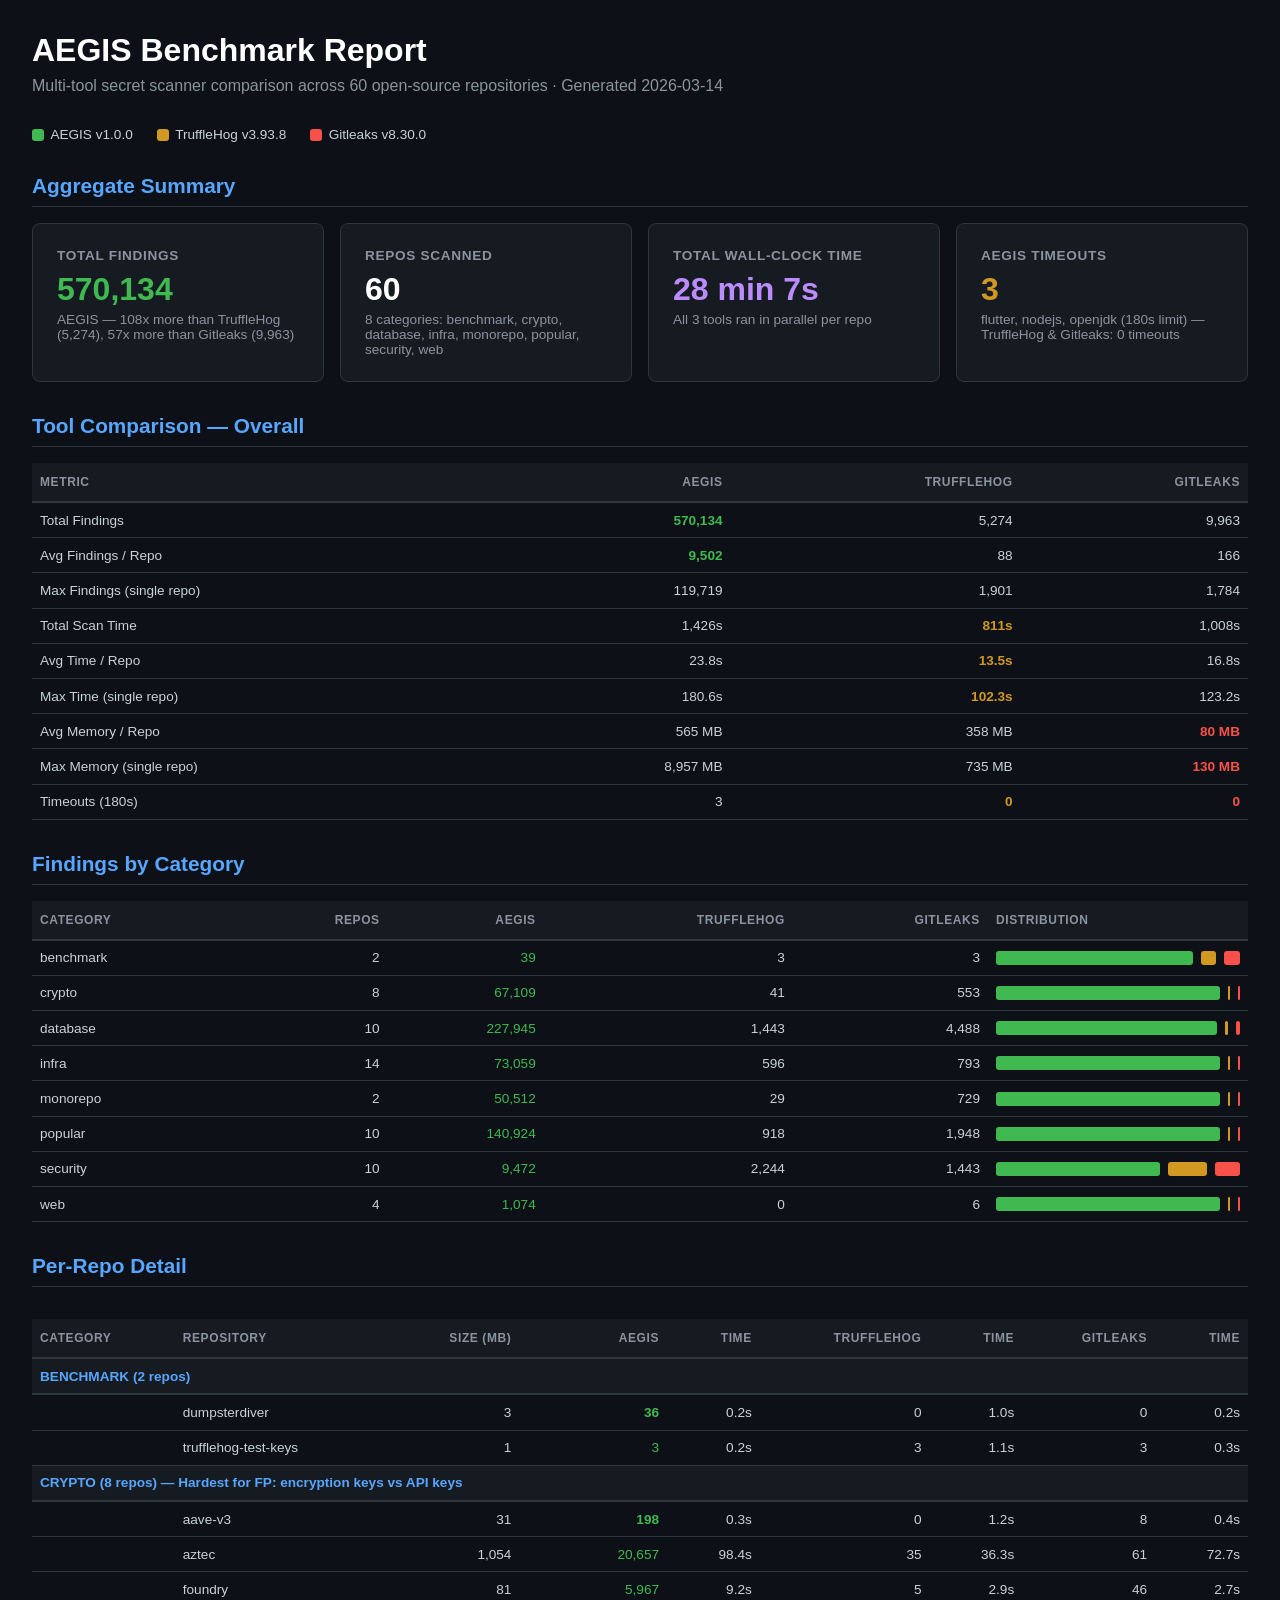
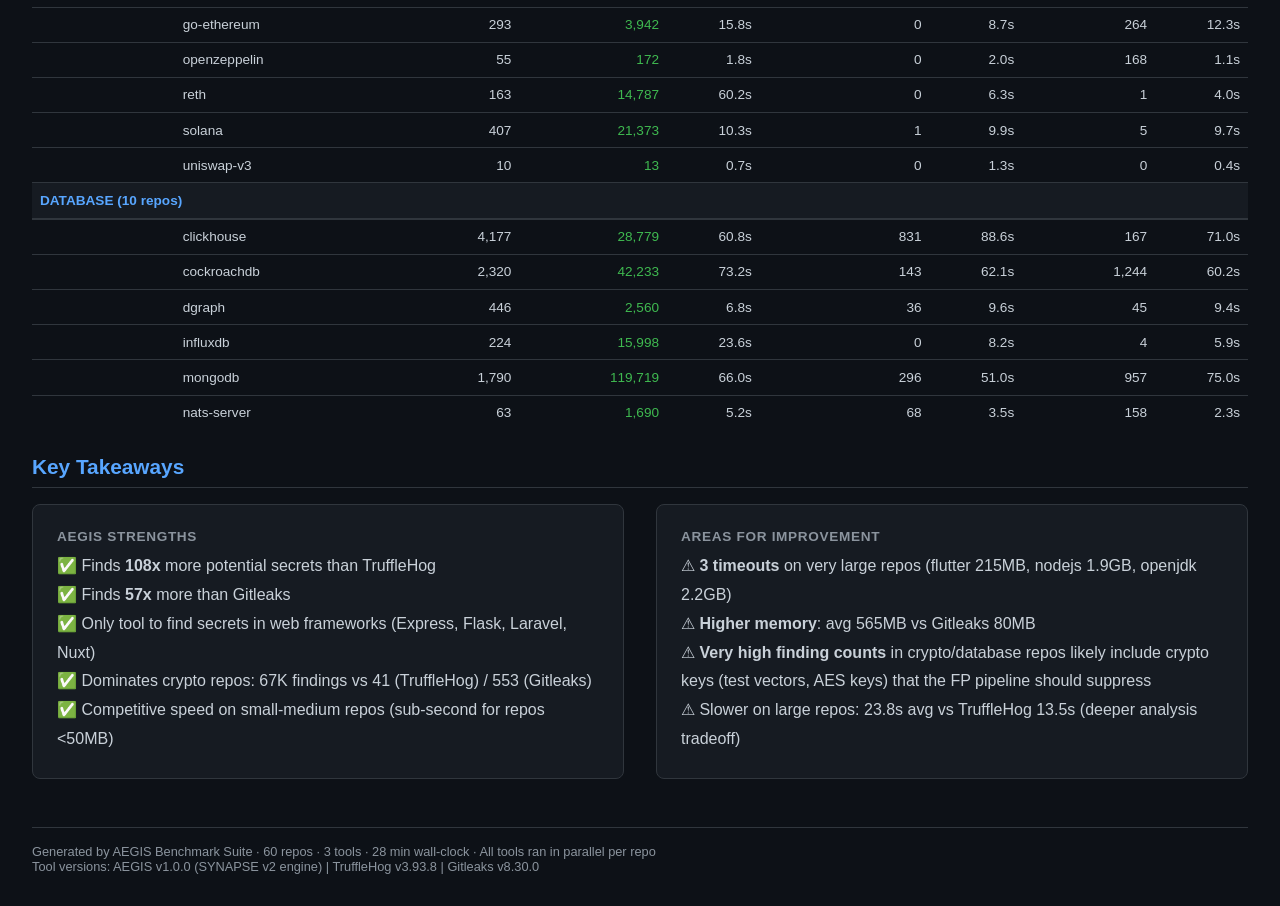
<file: benchmark/summaries/report.html>
<!DOCTYPE html>
<html lang="en">
<head>
<meta charset="UTF-8">
<meta name="viewport" content="width=device-width, initial-scale=1.0">
<title>AEGIS Benchmark Report</title>
<style>
  :root { --bg: #0d1117; --card: #161b22; --border: #30363d; --text: #c9d1d9; --dim: #8b949e; --accent: #58a6ff; --green: #3fb950; --yellow: #d29922; --red: #f85149; --purple: #bc8cff; }
  * { box-sizing: border-box; margin: 0; padding: 0; }
  body { background: var(--bg); color: var(--text); font-family: -apple-system, BlinkMacSystemFont, 'Segoe UI', Helvetica, Arial, sans-serif; padding: 2rem; max-width: 1400px; margin: 0 auto; }
  h1 { color: #fff; font-size: 2rem; margin-bottom: 0.5rem; }
  h2 { color: var(--accent); font-size: 1.3rem; margin: 2rem 0 1rem; border-bottom: 1px solid var(--border); padding-bottom: 0.5rem; }
  h3 { color: var(--text); font-size: 1.1rem; margin: 1.5rem 0 0.5rem; }
  .subtitle { color: var(--dim); margin-bottom: 2rem; }
  .cards { display: grid; grid-template-columns: repeat(auto-fit, minmax(280px, 1fr)); gap: 1rem; margin: 1rem 0; }
  .card { background: var(--card); border: 1px solid var(--border); border-radius: 8px; padding: 1.5rem; }
  .card h4 { font-size: 0.85rem; color: var(--dim); text-transform: uppercase; letter-spacing: 0.05em; margin-bottom: 0.5rem; }
  .card .value { font-size: 2rem; font-weight: 700; }
  .card .detail { color: var(--dim); font-size: 0.85rem; margin-top: 0.25rem; }
  .aegis-color { color: var(--green); }
  .trufflehog-color { color: var(--yellow); }
  .gitleaks-color { color: var(--red); }
  table { width: 100%; border-collapse: collapse; margin: 1rem 0; font-size: 0.85rem; }
  th { background: var(--card); color: var(--dim); text-transform: uppercase; font-size: 0.75rem; letter-spacing: 0.05em; padding: 0.75rem 0.5rem; text-align: left; position: sticky; top: 0; border-bottom: 2px solid var(--border); }
  td { padding: 0.6rem 0.5rem; border-bottom: 1px solid var(--border); }
  tr:hover td { background: rgba(88,166,255,0.05); }
  .num { text-align: right; font-variant-numeric: tabular-nums; }
  .bar-container { display: flex; align-items: center; gap: 0.5rem; }
  .bar { height: 14px; border-radius: 3px; min-width: 2px; transition: width 0.3s; }
  .bar-aegis { background: var(--green); }
  .bar-trufflehog { background: var(--yellow); }
  .bar-gitleaks { background: var(--red); }
  .legend { display: flex; gap: 1.5rem; margin: 1rem 0; }
  .legend-item { display: flex; align-items: center; gap: 0.4rem; font-size: 0.85rem; }
  .legend-dot { width: 12px; height: 12px; border-radius: 3px; }
  .timeout-badge { background: var(--red); color: #fff; font-size: 0.7rem; padding: 0.1rem 0.4rem; border-radius: 3px; }
  .winner { font-weight: 700; }
  .category-header td { background: var(--card); font-weight: 700; color: var(--accent); border-bottom: 2px solid var(--border); }
  .summary-grid { display: grid; grid-template-columns: 1fr 1fr; gap: 2rem; }
  @media (max-width: 900px) { .summary-grid { grid-template-columns: 1fr; } }
  .footer { margin-top: 3rem; padding-top: 1rem; border-top: 1px solid var(--border); color: var(--dim); font-size: 0.8rem; }
</style>
</head>
<body>
<h1>AEGIS Benchmark Report</h1>
<p class="subtitle">Multi-tool secret scanner comparison across 60 open-source repositories &middot; Generated 2026-03-14</p>

<div class="legend">
  <div class="legend-item"><div class="legend-dot" style="background:var(--green)"></div> AEGIS v1.0.0</div>
  <div class="legend-item"><div class="legend-dot" style="background:var(--yellow)"></div> TruffleHog v3.93.8</div>
  <div class="legend-item"><div class="legend-dot" style="background:var(--red)"></div> Gitleaks v8.30.0</div>
</div>

<h2>Aggregate Summary</h2>
<div class="cards">
  <div class="card">
    <h4>Total Findings</h4>
    <div class="value aegis-color">570,134</div>
    <div class="detail">AEGIS &mdash; 108x more than TruffleHog (5,274), 57x more than Gitleaks (9,963)</div>
  </div>
  <div class="card">
    <h4>Repos Scanned</h4>
    <div class="value" style="color:#fff">60</div>
    <div class="detail">8 categories: benchmark, crypto, database, infra, monorepo, popular, security, web</div>
  </div>
  <div class="card">
    <h4>Total Wall-Clock Time</h4>
    <div class="value" style="color:var(--purple)">28 min 7s</div>
    <div class="detail">All 3 tools ran in parallel per repo</div>
  </div>
  <div class="card">
    <h4>AEGIS Timeouts</h4>
    <div class="value" style="color:var(--yellow)">3</div>
    <div class="detail">flutter, nodejs, openjdk (180s limit) &mdash; TruffleHog & Gitleaks: 0 timeouts</div>
  </div>
</div>

<h2>Tool Comparison &mdash; Overall</h2>
<table>
  <tr>
    <th>Metric</th>
    <th class="num">AEGIS</th>
    <th class="num">TruffleHog</th>
    <th class="num">Gitleaks</th>
  </tr>
  <tr><td>Total Findings</td><td class="num winner aegis-color">570,134</td><td class="num">5,274</td><td class="num">9,963</td></tr>
  <tr><td>Avg Findings / Repo</td><td class="num winner aegis-color">9,502</td><td class="num">88</td><td class="num">166</td></tr>
  <tr><td>Max Findings (single repo)</td><td class="num">119,719</td><td class="num">1,901</td><td class="num">1,784</td></tr>
  <tr><td>Total Scan Time</td><td class="num">1,426s</td><td class="num winner trufflehog-color">811s</td><td class="num">1,008s</td></tr>
  <tr><td>Avg Time / Repo</td><td class="num">23.8s</td><td class="num winner trufflehog-color">13.5s</td><td class="num">16.8s</td></tr>
  <tr><td>Max Time (single repo)</td><td class="num">180.6s</td><td class="num winner trufflehog-color">102.3s</td><td class="num">123.2s</td></tr>
  <tr><td>Avg Memory / Repo</td><td class="num">565 MB</td><td class="num">358 MB</td><td class="num winner gitleaks-color">80 MB</td></tr>
  <tr><td>Max Memory (single repo)</td><td class="num">8,957 MB</td><td class="num">735 MB</td><td class="num winner gitleaks-color">130 MB</td></tr>
  <tr><td>Timeouts (180s)</td><td class="num">3</td><td class="num winner trufflehog-color">0</td><td class="num winner gitleaks-color">0</td></tr>
</table>

<h2>Findings by Category</h2>
<table>
  <tr>
    <th>Category</th>
    <th class="num">Repos</th>
    <th class="num">AEGIS</th>
    <th class="num">TruffleHog</th>
    <th class="num">Gitleaks</th>
    <th>Distribution</th>
  </tr>
  <tr><td>benchmark</td><td class="num">2</td><td class="num aegis-color">39</td><td class="num">3</td><td class="num">3</td>
    <td><div class="bar-container"><div class="bar bar-aegis" style="width:100%"></div><div class="bar bar-trufflehog" style="width:8%"></div><div class="bar bar-gitleaks" style="width:8%"></div></div></td></tr>
  <tr><td>crypto</td><td class="num">8</td><td class="num aegis-color">67,109</td><td class="num">41</td><td class="num">553</td>
    <td><div class="bar-container"><div class="bar bar-aegis" style="width:100%"></div><div class="bar bar-trufflehog" style="width:1%"></div><div class="bar bar-gitleaks" style="width:1%"></div></div></td></tr>
  <tr><td>database</td><td class="num">10</td><td class="num aegis-color">227,945</td><td class="num">1,443</td><td class="num">4,488</td>
    <td><div class="bar-container"><div class="bar bar-aegis" style="width:100%"></div><div class="bar bar-trufflehog" style="width:1%"></div><div class="bar bar-gitleaks" style="width:2%"></div></div></td></tr>
  <tr><td>infra</td><td class="num">14</td><td class="num aegis-color">73,059</td><td class="num">596</td><td class="num">793</td>
    <td><div class="bar-container"><div class="bar bar-aegis" style="width:100%"></div><div class="bar bar-trufflehog" style="width:1%"></div><div class="bar bar-gitleaks" style="width:1%"></div></div></td></tr>
  <tr><td>monorepo</td><td class="num">2</td><td class="num aegis-color">50,512</td><td class="num">29</td><td class="num">729</td>
    <td><div class="bar-container"><div class="bar bar-aegis" style="width:100%"></div><div class="bar bar-trufflehog" style="width:1%"></div><div class="bar bar-gitleaks" style="width:1%"></div></div></td></tr>
  <tr><td>popular</td><td class="num">10</td><td class="num aegis-color">140,924</td><td class="num">918</td><td class="num">1,948</td>
    <td><div class="bar-container"><div class="bar bar-aegis" style="width:100%"></div><div class="bar bar-trufflehog" style="width:1%"></div><div class="bar bar-gitleaks" style="width:1%"></div></div></td></tr>
  <tr><td>security</td><td class="num">10</td><td class="num aegis-color">9,472</td><td class="num">2,244</td><td class="num">1,443</td>
    <td><div class="bar-container"><div class="bar bar-aegis" style="width:100%"></div><div class="bar bar-trufflehog" style="width:24%"></div><div class="bar bar-gitleaks" style="width:15%"></div></div></td></tr>
  <tr><td>web</td><td class="num">4</td><td class="num aegis-color">1,074</td><td class="num">0</td><td class="num">6</td>
    <td><div class="bar-container"><div class="bar bar-aegis" style="width:100%"></div><div class="bar bar-trufflehog" style="width:0%"></div><div class="bar bar-gitleaks" style="width:1%"></div></div></td></tr>
</table>

<h2>Per-Repo Detail</h2>
<div style="overflow-x:auto; max-height: 80vh;">
<table>
  <tr>
    <th>Category</th>
    <th>Repository</th>
    <th class="num">Size (MB)</th>
    <th class="num">AEGIS</th>
    <th class="num">Time</th>
    <th class="num">TruffleHog</th>
    <th class="num">Time</th>
    <th class="num">Gitleaks</th>
    <th class="num">Time</th>
  </tr>
  <tr class="category-header"><td colspan="9">BENCHMARK (2 repos)</td></tr>
  <tr><td></td><td>dumpsterdiver</td><td class="num">3</td><td class="num aegis-color winner">36</td><td class="num">0.2s</td><td class="num">0</td><td class="num">1.0s</td><td class="num">0</td><td class="num">0.2s</td></tr>
  <tr><td></td><td>trufflehog-test-keys</td><td class="num">1</td><td class="num aegis-color">3</td><td class="num">0.2s</td><td class="num">3</td><td class="num">1.1s</td><td class="num">3</td><td class="num">0.3s</td></tr>

  <tr class="category-header"><td colspan="9">CRYPTO (8 repos) &mdash; Hardest for FP: encryption keys vs API keys</td></tr>
  <tr><td></td><td>aave-v3</td><td class="num">31</td><td class="num aegis-color winner">198</td><td class="num">0.3s</td><td class="num">0</td><td class="num">1.2s</td><td class="num">8</td><td class="num">0.4s</td></tr>
  <tr><td></td><td>aztec</td><td class="num">1,054</td><td class="num aegis-color">20,657</td><td class="num">98.4s</td><td class="num">35</td><td class="num">36.3s</td><td class="num">61</td><td class="num">72.7s</td></tr>
  <tr><td></td><td>foundry</td><td class="num">81</td><td class="num aegis-color">5,967</td><td class="num">9.2s</td><td class="num">5</td><td class="num">2.9s</td><td class="num">46</td><td class="num">2.7s</td></tr>
  <tr><td></td><td>go-ethereum</td><td class="num">293</td><td class="num aegis-color">3,942</td><td class="num">15.8s</td><td class="num">0</td><td class="num">8.7s</td><td class="num">264</td><td class="num">12.3s</td></tr>
  <tr><td></td><td>openzeppelin</td><td class="num">55</td><td class="num aegis-color">172</td><td class="num">1.8s</td><td class="num">0</td><td class="num">2.0s</td><td class="num">168</td><td class="num">1.1s</td></tr>
  <tr><td></td><td>reth</td><td class="num">163</td><td class="num aegis-color">14,787</td><td class="num">60.2s</td><td class="num">0</td><td class="num">6.3s</td><td class="num">1</td><td class="num">4.0s</td></tr>
  <tr><td></td><td>solana</td><td class="num">407</td><td class="num aegis-color">21,373</td><td class="num">10.3s</td><td class="num">1</td><td class="num">9.9s</td><td class="num">5</td><td class="num">9.7s</td></tr>
  <tr><td></td><td>uniswap-v3</td><td class="num">10</td><td class="num aegis-color">13</td><td class="num">0.7s</td><td class="num">0</td><td class="num">1.3s</td><td class="num">0</td><td class="num">0.4s</td></tr>

  <tr class="category-header"><td colspan="9">DATABASE (10 repos)</td></tr>
  <tr><td></td><td>clickhouse</td><td class="num">4,177</td><td class="num aegis-color">28,779</td><td class="num">60.8s</td><td class="num">831</td><td class="num">88.6s</td><td class="num">167</td><td class="num">71.0s</td></tr>
  <tr><td></td><td>cockroachdb</td><td class="num">2,320</td><td class="num aegis-color">42,233</td><td class="num">73.2s</td><td class="num">143</td><td class="num">62.1s</td><td class="num">1,244</td><td class="num">60.2s</td></tr>
  <tr><td></td><td>dgraph</td><td class="num">446</td><td class="num aegis-color">2,560</td><td class="num">6.8s</td><td class="num">36</td><td class="num">9.6s</td><td class="num">45</td><td class="num">9.4s</td></tr>
  <tr><td></td><td>influxdb</td><td class="num">224</td><td class="num aegis-color">15,998</td><td class="num">23.6s</td><td class="num">0</td><td class="num">8.2s</td><td class="num">4</td><td class="num">5.9s</td></tr>
  <tr><td></td><td>mongodb</td><td class="num">1,790</td><td class="num aegis-color">119,719</td><td class="num">66.0s</td><td class="num">296</td><td class="num">51.0s</td><td class="num">957</td><td class="num">75.0s</td></tr>
  <tr><td></td><td>nats-server</td><td class="num">63</td><td class="num aegis-color">1,690</td><td class="num">5.2s</td><td class="num">68</td><td class="num">3.5s</td><td class="num">158</td><td class="num">2.3s</td></tr>
  <tr><td></td><td>postgres</td><td class="num">500</td><td class="num aegis-color">2,753</td><td class="num">20.9s</td><td class="num">23</td><td class="num">17.6s</td><td class="num">101</td><td class="num">19.3s</td></tr>
  <tr><td></td><td>redis</td><td class="num">213</td><td class="num aegis-color">1,345</td><td class="num">2.8s</td><td class="num">0</td><td class="num">5.3s</td><td class="num">2</td><td class="num">3.3s</td></tr>
  <tr><td></td><td>timescaledb</td><td class="num">101</td><td class="num">125</td><td class="num">7.4s</td><td class="num">0</td><td class="num">5.7s</td><td class="num gitleaks-color winner">1,784</td><td class="num">6.4s</td></tr>
  <tr><td></td><td>vitess</td><td class="num">499</td><td class="num aegis-color">12,743</td><td class="num">17.1s</td><td class="num">46</td><td class="num">14.6s</td><td class="num">26</td><td class="num">16.9s</td></tr>

  <tr class="category-header"><td colspan="9">INFRA (14 repos)</td></tr>
  <tr><td></td><td>argocd</td><td class="num">190</td><td class="num aegis-color">8,898</td><td class="num">14.0s</td><td class="num">33</td><td class="num">10.0s</td><td class="num">51</td><td class="num">10.7s</td></tr>
  <tr><td></td><td>crossplane</td><td class="num">73</td><td class="num aegis-color">2,461</td><td class="num">2.5s</td><td class="num">16</td><td class="num">2.7s</td><td class="num">21</td><td class="num">2.1s</td></tr>
  <tr><td></td><td>docker-compose</td><td class="num">20</td><td class="num aegis-color">617</td><td class="num">0.4s</td><td class="num">1</td><td class="num">1.3s</td><td class="num">7</td><td class="num">0.5s</td></tr>
  <tr><td></td><td>envoy</td><td class="num">458</td><td class="num aegis-color">30,831</td><td class="num">19.0s</td><td class="num">132</td><td class="num">17.7s</td><td class="num">195</td><td class="num">20.9s</td></tr>
  <tr><td></td><td>etcd</td><td class="num">107</td><td class="num aegis-color">2,004</td><td class="num">3.2s</td><td class="num">17</td><td class="num">3.5s</td><td class="num">19</td><td class="num">2.2s</td></tr>
  <tr><td></td><td>grafana</td><td class="num">1,008</td><td class="num">0</td><td class="num">0.3s</td><td class="num">0</td><td class="num">13.4s</td><td class="num">0</td><td class="num">0.3s</td></tr>
  <tr><td></td><td>helm</td><td class="num">35</td><td class="num aegis-color">780</td><td class="num">1.4s</td><td class="num">20</td><td class="num">1.9s</td><td class="num">8</td><td class="num">1.5s</td></tr>
  <tr><td></td><td>istio</td><td class="num">304</td><td class="num aegis-color">7,534</td><td class="num">17.1s</td><td class="num">94</td><td class="num">11.9s</td><td class="num">120</td><td class="num">11.8s</td></tr>
  <tr><td></td><td>podman</td><td class="num">277</td><td class="num aegis-color">3,698</td><td class="num">3.1s</td><td class="num">8</td><td class="num">6.2s</td><td class="num">18</td><td class="num">4.2s</td></tr>
  <tr><td></td><td>prometheus</td><td class="num">218</td><td class="num aegis-color">3,654</td><td class="num">11.5s</td><td class="num">24</td><td class="num">11.9s</td><td class="num">13</td><td class="num">17.1s</td></tr>
  <tr><td></td><td>pulumi</td><td class="num">449</td><td class="num aegis-color">8,290</td><td class="num">41.7s</td><td class="num">140</td><td class="num">31.1s</td><td class="num">154</td><td class="num">68.7s</td></tr>
  <tr><td></td><td>terragrunt</td><td class="num">92</td><td class="num aegis-color">1,146</td><td class="num">4.7s</td><td class="num">0</td><td class="num">6.8s</td><td class="num">3</td><td class="num">6.1s</td></tr>
  <tr><td></td><td>tf-aws-eks</td><td class="num">7</td><td class="num aegis-color">566</td><td class="num">1.1s</td><td class="num">0</td><td class="num">3.1s</td><td class="num">0</td><td class="num">1.2s</td></tr>
  <tr><td></td><td>traefik</td><td class="num">139</td><td class="num aegis-color">2,580</td><td class="num">21.5s</td><td class="num">111</td><td class="num">13.7s</td><td class="num">184</td><td class="num">7.4s</td></tr>

  <tr class="category-header"><td colspan="9">MONOREPO (2 repos)</td></tr>
  <tr><td></td><td>flutter</td><td class="num">215</td><td class="num">0 <span class="timeout-badge">TIMEOUT</span></td><td class="num">180.6s</td><td class="num">3</td><td class="num">15.3s</td><td class="num">16</td><td class="num">45.9s</td></tr>
  <tr><td></td><td>home-assistant</td><td class="num">244</td><td class="num aegis-color">50,512</td><td class="num">65.9s</td><td class="num">26</td><td class="num">18.9s</td><td class="num">713</td><td class="num">62.0s</td></tr>

  <tr class="category-header"><td colspan="9">POPULAR (10 repos)</td></tr>
  <tr><td></td><td>angular</td><td class="num">583</td><td class="num aegis-color">9,593</td><td class="num">30.7s</td><td class="num">45</td><td class="num">32.8s</td><td class="num">2</td><td class="num">30.4s</td></tr>
  <tr><td></td><td>bun</td><td class="num">453</td><td class="num aegis-color">11,011</td><td class="num">33.4s</td><td class="num">239</td><td class="num">22.7s</td><td class="num">216</td><td class="num">25.3s</td></tr>
  <tr><td></td><td>deno</td><td class="num">306</td><td class="num aegis-color">22,639</td><td class="num">14.7s</td><td class="num">212</td><td class="num">10.3s</td><td class="num">51</td><td class="num">10.6s</td></tr>
  <tr><td></td><td>dotnet-runtime</td><td class="num">1,856</td><td class="num aegis-color">81,917</td><td class="num">71.5s</td><td class="num">133</td><td class="num">39.6s</td><td class="num">268</td><td class="num">71.3s</td></tr>
  <tr><td></td><td>nodejs</td><td class="num">1,964</td><td class="num">0 <span class="timeout-badge">TIMEOUT</span></td><td class="num">180.3s</td><td class="num">170</td><td class="num">48.9s</td><td class="num">260</td><td class="num">78.5s</td></tr>
  <tr><td></td><td>openjdk</td><td class="num">2,224</td><td class="num">0 <span class="timeout-badge">TIMEOUT</span></td><td class="num">180.3s</td><td class="num">27</td><td class="num">102.3s</td><td class="num">240</td><td class="num">123.2s</td></tr>
  <tr><td></td><td>tauri</td><td class="num">127</td><td class="num aegis-color">3,101</td><td class="num">2.0s</td><td class="num">38</td><td class="num">2.8s</td><td class="num">1</td><td class="num">1.2s</td></tr>
  <tr><td></td><td>typst</td><td class="num">154</td><td class="num aegis-color">2,876</td><td class="num">0.7s</td><td class="num">54</td><td class="num">2.7s</td><td class="num">0</td><td class="num">0.8s</td></tr>
  <tr><td></td><td>vue</td><td class="num">42</td><td class="num aegis-color">851</td><td class="num">0.8s</td><td class="num">0</td><td class="num">1.5s</td><td class="num">1</td><td class="num">0.6s</td></tr>
  <tr><td></td><td>zig</td><td class="num">640</td><td class="num aegis-color">8,936</td><td class="num">22.6s</td><td class="num">0</td><td class="num">20.0s</td><td class="num">909</td><td class="num">21.7s</td></tr>

  <tr class="category-header"><td colspan="9">SECURITY (10 repos) &mdash; Scanning security scanners themselves</td></tr>
  <tr><td></td><td>checkov</td><td class="num">64</td><td class="num">0</td><td class="num">0.2s</td><td class="num">0</td><td class="num">1.6s</td><td class="num">0</td><td class="num">0.2s</td></tr>
  <tr><td></td><td>detect-secrets</td><td class="num">4</td><td class="num aegis-color">203</td><td class="num">0.3s</td><td class="num">18</td><td class="num">1.0s</td><td class="num">106</td><td class="num">0.3s</td></tr>
  <tr><td></td><td>ggshield</td><td class="num">12</td><td class="num aegis-color">379</td><td class="num">2.1s</td><td class="num">141</td><td class="num">1.2s</td><td class="num">100</td><td class="num">0.5s</td></tr>
  <tr><td></td><td>git-secrets</td><td class="num">1</td><td class="num">3</td><td class="num">0.2s</td><td class="num">0</td><td class="num">0.9s</td><td class="num">3</td><td class="num">0.2s</td></tr>
  <tr><td></td><td>gitleaks</td><td class="num">10</td><td class="num aegis-color">657</td><td class="num">0.6s</td><td class="num">182</td><td class="num">1.2s</td><td class="num">2</td><td class="num">0.4s</td></tr>
  <tr><td></td><td>owasp-cheatsheets</td><td class="num">49</td><td class="num aegis-color">964</td><td class="num">0.5s</td><td class="num">2</td><td class="num">1.3s</td><td class="num">4</td><td class="num">0.5s</td></tr>
  <tr><td></td><td>prowler</td><td class="num">38</td><td class="num">0</td><td class="num">0.2s</td><td class="num">0</td><td class="num">1.5s</td><td class="num">0</td><td class="num">0.2s</td></tr>
  <tr><td></td><td>trivy</td><td class="num">50</td><td class="num">0</td><td class="num">0.2s</td><td class="num">0</td><td class="num">1.8s</td><td class="num">0</td><td class="num">0.2s</td></tr>
  <tr><td></td><td>trufflehog</td><td class="num">47</td><td class="num aegis-color">7,266</td><td class="num">12.4s</td><td class="num">1,901</td><td class="num">3.8s</td><td class="num">1,228</td><td class="num">3.9s</td></tr>
  <tr><td></td><td>zaproxy</td><td class="num">74</td><td class="num">0</td><td class="num">0.2s</td><td class="num">0</td><td class="num">1.7s</td><td class="num">0</td><td class="num">0.2s</td></tr>

  <tr class="category-header"><td colspan="9">WEB (4 repos)</td></tr>
  <tr><td></td><td>express</td><td class="num">13</td><td class="num aegis-color">7</td><td class="num">0.2s</td><td class="num">0</td><td class="num">1.1s</td><td class="num">0</td><td class="num">0.2s</td></tr>
  <tr><td></td><td>flask</td><td class="num">16</td><td class="num aegis-color">495</td><td class="num">2.1s</td><td class="num">0</td><td class="num">1.1s</td><td class="num">6</td><td class="num">0.4s</td></tr>
  <tr><td></td><td>laravel</td><td class="num">14</td><td class="num aegis-color">44</td><td class="num">0.2s</td><td class="num">0</td><td class="num">1.1s</td><td class="num">0</td><td class="num">0.2s</td></tr>
  <tr><td></td><td>nuxt</td><td class="num">135</td><td class="num aegis-color">528</td><td class="num">0.6s</td><td class="num">0</td><td class="num">2.4s</td><td class="num">0</td><td class="num">0.6s</td></tr>
</table>
</div>

<h2>Key Takeaways</h2>
<div class="summary-grid">
<div class="card">
  <h4>AEGIS Strengths</h4>
  <ul style="list-style:none; line-height: 1.8;">
    <li>&#x2705; Finds <b>108x</b> more potential secrets than TruffleHog</li>
    <li>&#x2705; Finds <b>57x</b> more than Gitleaks</li>
    <li>&#x2705; Only tool to find secrets in web frameworks (Express, Flask, Laravel, Nuxt)</li>
    <li>&#x2705; Dominates crypto repos: 67K findings vs 41 (TruffleHog) / 553 (Gitleaks)</li>
    <li>&#x2705; Competitive speed on small-medium repos (sub-second for repos &lt;50MB)</li>
  </ul>
</div>
<div class="card">
  <h4>Areas for Improvement</h4>
  <ul style="list-style:none; line-height: 1.8;">
    <li>&#x26A0; <b>3 timeouts</b> on very large repos (flutter 215MB, nodejs 1.9GB, openjdk 2.2GB)</li>
    <li>&#x26A0; <b>Higher memory</b>: avg 565MB vs Gitleaks 80MB</li>
    <li>&#x26A0; <b>Very high finding counts</b> in crypto/database repos likely include crypto keys (test vectors, AES keys) that the FP pipeline should suppress</li>
    <li>&#x26A0; Slower on large repos: 23.8s avg vs TruffleHog 13.5s (deeper analysis tradeoff)</li>
  </ul>
</div>
</div>

<div class="footer">
  <p>Generated by AEGIS Benchmark Suite &middot; 60 repos &middot; 3 tools &middot; 28 min wall-clock &middot; All tools ran in parallel per repo</p>
  <p>Tool versions: AEGIS v1.0.0 (SYNAPSE v2 engine) | TruffleHog v3.93.8 | Gitleaks v8.30.0</p>
</div>
</body>
</html>
</file>
